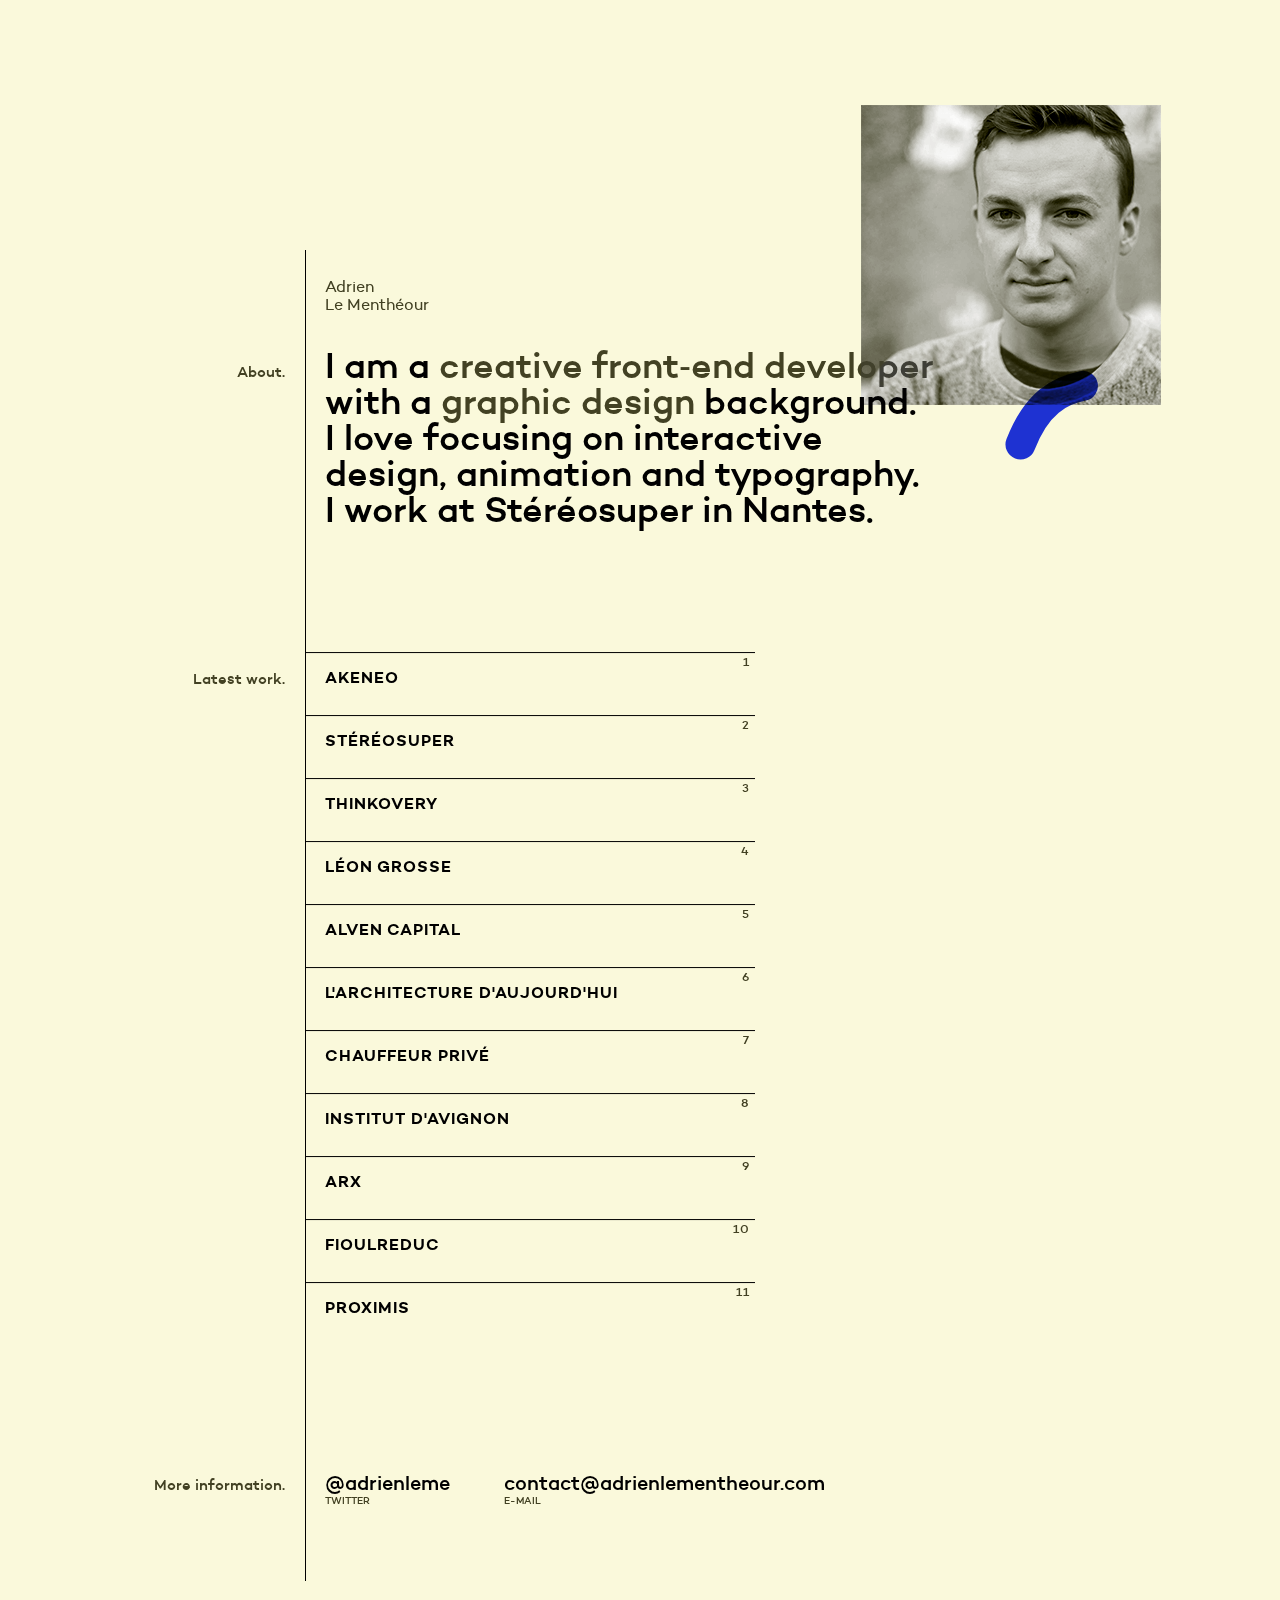
<file: index.html>
<!DOCTYPE html>
<!--[if lt IE 9]> <html lang='fr-FR' class='no-js lt-ie9 lt-ie10'> <![endif]-->
<!--[if IE 9]> <html lang='fr-FR' class="no-js lt-ie10"> <![endif]-->
<!--[if gt IE 9]><!--> <html lang='fr-FR' class='no-js'> <!--<![endif]-->

  <head>
    <meta http-equiv='X-UA-Compatible' content='IE=edge'>
      <meta charset='utf-8'>
      <title>Adrien Le Menth&eacute;our - Creative front-end developer</title>
      <meta name='description' content='I am a creative front-end developer with a graphic design background. I love focusing on interactive design, animation and typography.'>
      <meta name='viewport' content='width=device-width,initial-scale=1'>

      <!-- Facebook -->
      <meta property="og:title" content="Adrien Le Menthéour" />
      <meta property="og:description" content="I am a creative front-end developer with a graphic design background. I love focusing on interactive design, animation and typography." />
      <meta property="og:url" content="http://www.adrienlm.com" />
      <meta property="og:image" content="http://www.adrienlementheour.com/img/adrienlm-fb.jpg" />

      <!-- Twitter -->
      <meta name="twitter:card" content="summary" />
      <meta name="twitter:site" content="@adrienleme" />
      <meta name="twitter:title" content="Adrien Le Menthéour" />
      <meta name="twitter:description" content="I am a creative front-end developer with a graphic design background. I love focusing on interactive design, animation and typography." />
      <meta name="twitter:image" content="http://www.adrienlementheour.com/img/adrienlm-twitter.jpg" />

      <link rel="apple-touch-icon" sizes="57x57" href="/apple-touch-icon-57x57.png">
      <link rel="apple-touch-icon" sizes="60x60" href="/apple-touch-icon-60x60.png">
      <link rel="apple-touch-icon" sizes="72x72" href="/apple-touch-icon-72x72.png">
      <link rel="apple-touch-icon" sizes="76x76" href="/apple-touch-icon-76x76.png">
      <link rel="apple-touch-icon" sizes="114x114" href="/apple-touch-icon-114x114.png">
      <link rel="apple-touch-icon" sizes="120x120" href="/apple-touch-icon-120x120.png">
      <link rel="apple-touch-icon" sizes="144x144" href="/apple-touch-icon-144x144.png">
      <link rel="apple-touch-icon" sizes="152x152" href="/apple-touch-icon-152x152.png">
      <link rel="apple-touch-icon" sizes="180x180" href="/apple-touch-icon-180x180.png">
      <link rel="icon" type="image/png" href="/favicon-32x32.png" sizes="32x32">
      <link rel="icon" type="image/png" href="/android-chrome-192x192.png" sizes="192x192">
      <link rel="icon" type="image/png" href="/favicon-96x96.png" sizes="96x96">
      <link rel="icon" type="image/png" href="/favicon-16x16.png" sizes="16x16">
      <link rel="manifest" href="/manifest.json">
      <link rel="mask-icon" href="/safari-pinned-tab.svg" color="#1e32d2">
      <meta name="msapplication-TileColor" content="#da532c">
      <meta name="msapplication-TileImage" content="/mstile-144x144.png">
      <meta name="theme-color" content="#ffffff">
      <link rel='stylesheet' href='css/style.css'>
      <script src='js/modernizr.min.js'></script>
      <!-- GA -->
      <script>
        (function(i,s,o,g,r,a,m){i['GoogleAnalyticsObject']=r;i[r]=i[r]||function(){
        (i[r].q=i[r].q||[]).push(arguments)},i[r].l=1*new Date();a=s.createElement(o),
        m=s.getElementsByTagName(o)[0];a.async=1;a.src=g;m.parentNode.insertBefore(a,m)
        })(window,document,'script','//www.google-analytics.com/analytics.js','ga');
        ga('create', 'UA-35188171-1', 'auto');
        ga('send', 'pageview');
      </script>
  </head>

	<body>
    <section id="bloc-illus">
      <div class="container">
        <div class="wrapper-img-illus">
        <img src="img/photo-profil.png" srcset="img/photo-profil.png 1x, img/photo-profil@2x.png 2x" alt="Photo de profil">
          <svg  class="stroke-illus" id="stroke-top" xmlns="http://www.w3.org/2000/svg" xmlns:xlink="http://www.w3.org/1999/xlink" x="0px" y="0px"
             viewBox="0 0 120 124" style="enable-background:new 0 0 120 124;" xml:space="preserve">
            <path id="path-stroke-top" d="M15.5,108.5c13-30,53-82,89-93"/>
          </svg>
          <svg class="stroke-illus" id="stroke-bottom" version="1.1" xmlns="http://www.w3.org/2000/svg" xmlns:xlink="http://www.w3.org/1999/xlink" x="0px" y="0px"
             viewBox="0 0 213 221" style="enable-background:new 0 0 213 221;" xml:space="preserve">
            <path id="path-stroke-bottom" d="M15.5,205.5c37-96,111-36,132-85s21-94,50-105"/>
          </svg>
        </div>
      </div>
    </section>
    <section id="main">
    	<div class="container">
    		<div id="bloc-content">
    			<div id="trait"></div>
  				<div id="name">Adrien <br />Le Menthéour</div>
  				
  				<div class="categ" id="about">
  					<h2>About.</h2>
  					<h1>I am a <strong>creative front&#8209;end developer</strong> with a <strong>graphic design</strong> background. I love focusing on interactive design, animation and&nbsp;typography.<br /> I work at Stéréosuper in&nbsp;Nantes.</h1>
  				</div>
  				
  				<div class="categ" id="latest-work">
  					<h2 class="big-padding-top">Latest work.</h2>
  					<ul id="projects">
              <li class="project" id="project-stereosuper">
                <a title="Akeneo" class="project-link" href="http://www.akeneo.com/" target="_blank" >
                  Akeneo
                  <span class="bandeau-hover">
                    <span class="content-txt" data-hover="Akeneo">
                      <span class="action">View it live ›</span>
                    </span>
                  </span>
                </a>
              </li>
              <li class="project" id="project-stereosuper">
                <a title="Stéréosuper" class="project-link" href="http://www.stereosuper.fr/" target="_blank" >
                  Stéréosuper
                  <span class="bandeau-hover">
                    <span class="content-txt" data-hover="Stéréosuper">
                      <span class="action">View it live ›</span>
                    </span>
                  </span>
                </a>
              </li>
              <li class="project" id="project-thinkovery">
                <a title="Thinkovery" class="project-link" href="https://thinkovery.com/" target="_blank" >
                  Thinkovery
                  <span class="bandeau-hover">
                    <span class="content-txt" data-hover="Thinkovery">
                      <span class="action">View it live ›</span>
                    </span>
                  </span>
                </a>
              </li>
              <li class="project" id="project-leon-grosse">
                <a title="Léon Grosse" class="project-link" href="http://www.leongrosse.fr/" target="_blank" >
                  Léon Grosse
                  <span class="bandeau-hover">
                    <span class="content-txt" data-hover="Léon Grosse">
                      <span class="action">View it live ›</span>
                    </span>
                  </span>
                </a>
              </li>
              <li class="project" id="project-alven">
                <a title="Alven Capital" class="project-link" href="http://www.alvencapital.com/" target="_blank" >
                  Alven Capital
                  <span class="bandeau-hover">
                    <span class="content-txt" data-hover="Alven Capital">
                      <span class="action">View it live ›</span>
                    </span>
                  </span>
                </a>
              </li>
              <li class="project" id="project-aa">
                <a title="L'Architecture d'Aujourd'hui" class="project-link" href="http://www.larchitecturedaujourdhui.fr/" target="_blank" >
                  L'Architecture d'Aujourd'hui
                  <span class="bandeau-hover">
                    <span class="content-txt" data-hover="L'Architecture d'Aujourd'hui">
                      <span class="action">View it live ›</span>
                    </span>
                  </span>
                </a>
              </li>
              <li class="project" id="project-chauffeur-prive">
                <a title="Chauffeur Privé" class="project-link" href="http://www.chauffeur-prive.com/" target="_blank" >
                  Chauffeur Privé
                  <span class="bandeau-hover">
                    <span class="content-txt" data-hover="Chauffeur Privé">
                      <span class="action">View it live ›</span>
                    </span>
                  </span>
                </a>
              </li>
  						<li class="project" id="project-institut-avignon">
  							<a title="Institut d'Avignon" class="project-link" href="http://www.institutdavignon.fr/" target="_blank" >
  								Institut d'Avignon
                  <span class="bandeau-hover">
                    <span class="content-txt" data-hover="Institut d'Avignon">
                      <span class="action">View it live ›</span>
                    </span>
                  </span>
  							</a>
  						</li>
              <li class="project" id="project-arx">
                <a title="ARX" class="project-link" href="video-arx.html" target="_blank" >
                  ARX
                  <span class="bandeau-hover">
                    <span class="content-txt" data-hover="ARX">
                      <span class="action">View the screen capture ›</span>
                    </span>
                  </span>
                </a>
              </li>
  						<li class="project" id="project-fioulreduc">
  							<a title="FioulReduc" class="project-link" href="http://www.fioulreduc.com/" target="_blank" >
  								FioulReduc
                  <span class="bandeau-hover">
                    <span class="content-txt" data-hover="FioulReduc">
                      <span class="action">View it live ›</span>
                    </span>
                  </span>
  							</a>
  						</li>
              <li class="project" id="project-proximis">
                <a title="Proximis" class="project-link" href="video-proximis.html" target="_blank" >
                  Proximis
                  <span class="bandeau-hover">
                    <span class="content-txt" data-hover="Proximis">
                      <span class="action">View the screen capture ›</span>
                    </span>
                  </span>
                </a>
              </li>
  					</ul>
  				</div>
  				
  				<div class="categ" id="more-informations">
  					<h2>More information.</h2>
  					<ul id="social">
  						<li>
  							<a href="https://twitter.com/adrienleme" target="_blank" class="social-link plus-link"><span class="plus"></span>@adrienleme</a>
  							<div class="social-desc">Twitter</div>
  						</li>
  						<li>
  							<a href="mailto:contact@adrienlementheour.com" class="social-link plus-link"><span class="plus"></span>contact@adrienlementheour.com</a>
  							<div class="social-desc">e-mail</div>
  						</li>
  					</ul>
  				</div>
    		</div>
    	</div>
    </section>
    <!-- Greensock -->
    <script src="js/libs/tweens/TweenMax.min.js"></script>
    <script src="js/libs/tweens/plugins/ScrollToPlugin.min.js"></script>
    <script src="js/libs/tweens/plugins/DrawSVGPlugin.min.js"></script>

    <script src='js/jquery-1.11.2.min.js'></script>
    <script src='js/script.js'></script>
	</body>
</html>
</file>
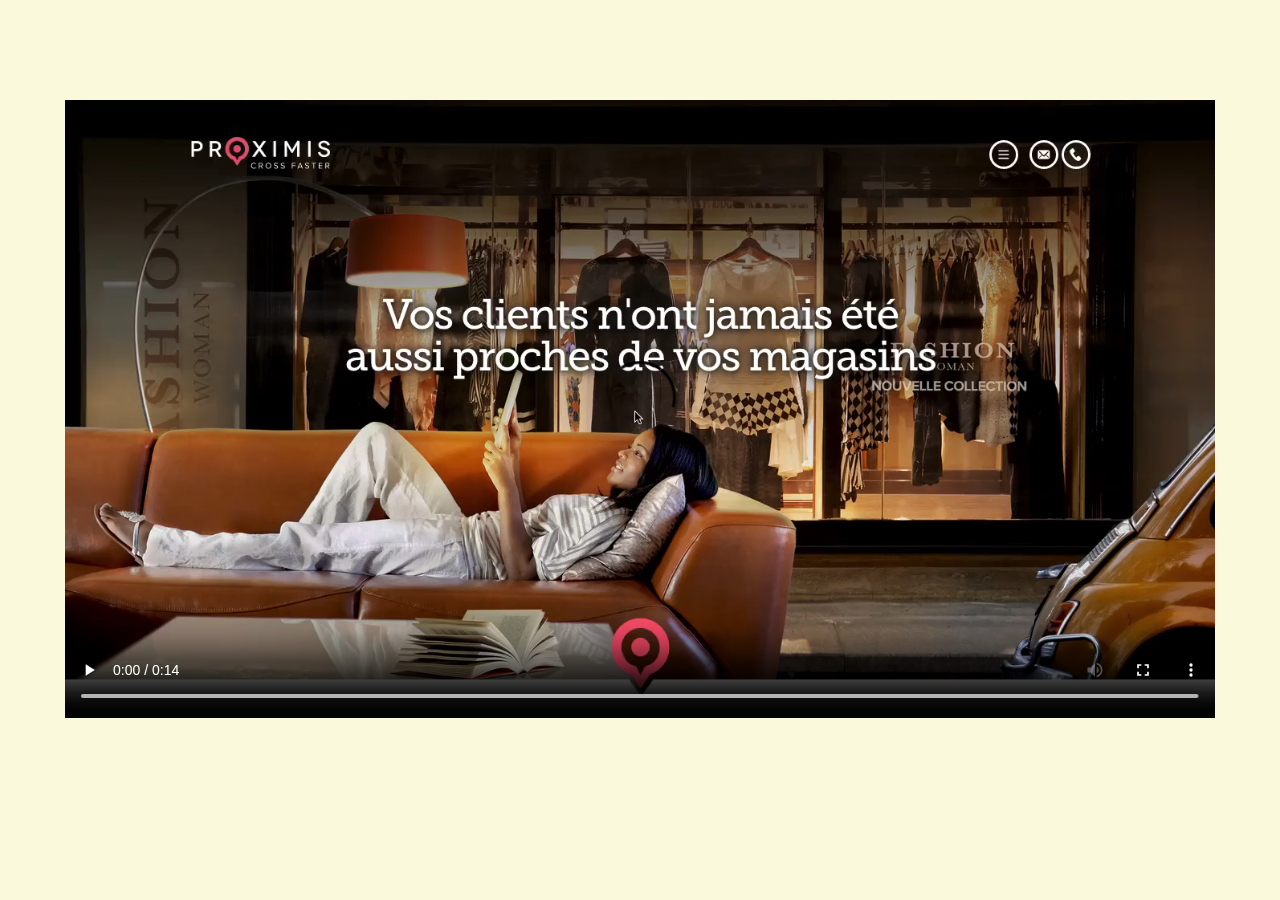
<file: video-proximis.html>
<!DOCTYPE html>
<!--[if lt IE 9]> <html lang='fr-FR' class='no-js lt-ie9 lt-ie10'> <![endif]-->
<!--[if IE 9]> <html lang='fr-FR' class="no-js lt-ie10"> <![endif]-->
<!--[if gt IE 9]><!--> <html lang='fr-FR' class='no-js'> <!--<![endif]-->

  <head>
    <meta http-equiv='X-UA-Compatible' content='IE=edge'>
      <meta charset='utf-8'>
      <title>Adrien Le Menth&eacute;our</title>
      <meta name='description' content=''>
      <meta name='viewport' content='width=device-width,initial-scale=1'>
      <link rel="apple-touch-icon" sizes="57x57" href="/apple-touch-icon-57x57.png">
      <link rel="apple-touch-icon" sizes="114x114" href="/apple-touch-icon-114x114.png">
      <link rel="apple-touch-icon" sizes="72x72" href="/apple-touch-icon-72x72.png">
      <link rel="apple-touch-icon" sizes="144x144" href="/apple-touch-icon-144x144.png">
      <link rel="apple-touch-icon" sizes="60x60" href="/apple-touch-icon-60x60.png">
      <link rel="apple-touch-icon" sizes="120x120" href="/apple-touch-icon-120x120.png">
      <link rel="apple-touch-icon" sizes="76x76" href="/apple-touch-icon-76x76.png">
      <link rel="apple-touch-icon" sizes="152x152" href="/apple-touch-icon-152x152.png">
      <link rel="icon" type="image/png" href="/favicon-196x196.png" sizes="196x196">
      <link rel="icon" type="image/png" href="/favicon-160x160.png" sizes="160x160">
      <link rel="icon" type="image/png" href="/favicon-96x96.png" sizes="96x96">
      <link rel="icon" type="image/png" href="/favicon-16x16.png" sizes="16x16">
      <link rel="icon" type="image/png" href="/favicon-32x32.png" sizes="32x32">
      <meta name="msapplication-TileColor" content="#000000">
      <meta name="msapplication-TileImage" content="/mstile-144x144.png">
      <link rel='stylesheet' href='css/style.css'>
      <script src='js/modernizr.min.js'></script>
  </head>

	<body>
	  	<div class="container small-padding">
	  		<video class="video-projet" width="400" height="222" controls="controls">
          <source src="video/projets/proximis/proximis.mp4" type="video/mp4" />
          <source src="video/projets/proximis/proximis.webm" type="video/webm" />
          Your browser does not support the video tag.
        </video>
	  	</div>
      <!-- Greensock -->
      <script src="js/libs/tweens/TweenMax.min.js"></script>
      <script src="js/libs/tweens/plugins/ScrollToPlugin.min.js"></script>
      <script src="js/libs/tweens/plugins/BezierPlugin.min.js"></script>
      <!-- Paper js -->
      <script src="js/libs/paperjs/paper-full.min.js"></script>

      <script src='js/jquery-1.11.2.min.js'></script>
      <script src='js/script.js'></script>
	</body>
</html>
</file>
<file: css/style.css>
@charset "utf-8";
article,
aside,
details,
figcaption,
figure,
footer,
header,
hgroup,
nav,
section,
summary,
main {
  display: block;
}
audio,
canvas,
video {
  display: inline-block;
  vertical-align: middle;
}
audio:not([controls]),
[hidden],
template {
  display: none;
}
* {
  box-sizing: inherit;
  padding: 0;
  margin: 0;
  font-size: inherit;
  line-height: inherit;
}
*:after,
*:before {
  box-sizing: inherit;
}
::after,
::before {
  vertical-align: inherit;
  text-decoration: inherit;
}
:root {
  box-sizing: border-box;
  -ms-overflow-style: -ms-autohiding-scrollbar;
  font-family: sans-serif;
  -webkit-text-size-adjust: 100%;
  -ms-text-size-adjust: 100%;
  text-size-adjust: 100%;
  text-rendering: optimizeLegibility;
}
a:focus {
  outline: thin dotted;
}
a:active,
a:hover {
  outline: 0;
}
iframe,
img,
svg {
  vertical-align: middle;
}
iframe,
embed,
object {
  max-width: 100%;
}
abbr[title] {
  border-bottom: 1px dotted;
}
b,
strong {
  font-weight: bold;
}
dfn {
  font-style: italic;
}
mark {
  background: #ff0;
  color: #000000;
}
code,
kbd,
pre,
samp {
  font-family: 'courier new', monospace, serif;
  font-size: 1em;
}
pre {
  white-space: pre;
  white-space: pre-wrap;
  word-wrap: break-word;
  overflow: auto;
  margin: 1em 0;
}
q {
  quotes: none;
}
q:before,
q:after {
  content: '';
  content: none;
}
sub,
sup,
small {
  font-size: 75%;
}
sub,
sup {
  position: relative;
  vertical-align: baseline;
  line-height: 0;
}
sup {
  top: -0.5em;
}
sub {
  bottom: -0.25em;
}
nav ul,
nav ol {
  list-style: none;
  list-style-image: none;
}
img {
  border: 0;
  -ms-interpolation-mode: bicubic;
}
svg:not(:root) {
  overflow: hidden;
}
fieldset,
legend {
  border: 0;
}
legend {
  white-space: normal;
}
button,
html input[type=button],
input[type=reset],
input[type=submit] {
  -moz-appearance: button;
  -webkit-appearance: button;
  cursor: pointer;
}
select {
  cursor: pointer;
}
button[disabled],
input[disabled] {
  cursor: default;
}
button,
input,
select,
textarea {
  vertical-align: baseline;
  font-family: inherit;
  font-size: 100%;
  background: none;
  border-radius: 0;
  color: inherit;
  font-style: inherit;
  font-weight: inherit;
}
input[type=checkbox],
input[type=radio] {
  cursor: pointer;
}
input[type=number] {
  width: auto;
}
button,
input {
  line-height: normal;
  -moz-appearance: none;
  -webkit-appearance: none;
}
button::-moz-focus-inner,
input::-moz-focus-inner {
  border: 0;
  padding: 0;
}
textarea {
  vertical-align: top;
  overflow: auto;
  resize: vertical;
  -moz-appearance: none;
  -webkit-appearance: none;
}
table {
  border-collapse: collapse;
  border-spacing: 0;
}
progress {
  display: inline-block;
}
[unselectable] {
  -webkit-user-select: none;
  -moz-user-select: none;
  -ms-user-select: none;
  user-select: none;
}
dl,
menu {
  margin: 1em 0;
}
dd {
  margin: 0 0 0 40px;
}
menu {
  padding: 0 0 0 40px;
}
@font-face {
  font-family: 'CamptonSemiBold';
  src: url('../fonts/Campton/Rene Bieder - Campton SemiBold.eot');
  /* IE9 Compat Modes */
  src: url('../fonts/Campton/Rene Bieder - Campton SemiBold.eot?#iefix') format('embedded-opentype'), /* IE6-IE8 */ url('../fonts/Campton/Rene Bieder - Campton SemiBold.woff') format('woff'), /* Modern Browsers */ url('../fonts/Campton/Rene Bieder - Campton SemiBold.ttf') format('truetype'), /* Safari, Android, iOS */ url('../fonts/Campton/Rene Bieder - Campton SemiBold.svg#07d531e49ef067e27012643fe1fb0725') format('svg');
  /* Legacy iOS */
  font-style: normal;
  font-weight: 700;
}
@font-face {
  font-family: 'CamptonBook';
  src: url('../fonts/Campton/Rene Bieder - Campton Book.eot');
  /* IE9 Compat Modes */
  src: url('../fonts/Campton/Rene Bieder - Campton Book.eot?#iefix') format('embedded-opentype'), /* IE6-IE8 */ url('../fonts/Campton/Rene Bieder - Campton Book.woff') format('woff'), /* Modern Browsers */ url('../fonts/Campton/Rene Bieder - Campton Book.ttf') format('truetype'), /* Safari, Android, iOS */ url('../fonts/Campton/Rene Bieder - Campton Book.svg#539bd9c45d8c6738cfda9bd764bef0e7') format('svg');
  /* Legacy iOS */
  font-style: normal;
  font-weight: 400;
}
@font-face {
  font-family: 'CamptonBookItalic';
  src: url('../fonts/Campton/Rene Bieder - Campton Book Italic.eot');
  /* IE9 Compat Modes */
  src: url('../fonts/Campton/Rene Bieder - Campton Book Italic.eot?#iefix') format('embedded-opentype'), /* IE6-IE8 */ url('../fonts/Campton/Rene Bieder - Campton Book Italic.woff') format('woff'), /* Modern Browsers */ url('../fonts/Campton/Rene Bieder - Campton Book Italic.ttf') format('truetype'), /* Safari, Android, iOS */ url('../fonts/Campton/Rene Bieder - Campton Book Italic.svg#43972483396cb8ddc137a00c31095aee') format('svg');
  /* Legacy iOS */
  font-style: italic;
  font-weight: 400;
}
@font-face {
  font-family: 'CamptonLight';
  src: url('../fonts/Campton/Rene Bieder - Campton Light.eot');
  /* IE9 Compat Modes */
  src: url('../fonts/Campton/Rene Bieder - Campton Light.eot?#iefix') format('embedded-opentype'), /* IE6-IE8 */ url('../fonts/Campton/Rene Bieder - Campton Light.woff') format('woff'), /* Modern Browsers */ url('../fonts/Campton/Rene Bieder - Campton Light.ttf') format('truetype'), /* Safari, Android, iOS */ url('../fonts/Campton/Rene Bieder - Campton Light.svg#cb0076bde307d1c9b973c30a403bd200') format('svg');
  /* Legacy iOS */
  font-style: normal;
  font-weight: 200;
}
@font-face {
  font-family: 'CamptonLightItalic';
  src: url('../fonts/Campton/Rene Bieder - Campton Light Italic.eot');
  /* IE9 Compat Modes */
  src: url('../fonts/Campton/Rene Bieder - Campton Light Italic.eot?#iefix') format('embedded-opentype'), /* IE6-IE8 */ url('../fonts/Campton/Rene Bieder - Campton Light Italic.woff') format('woff'), /* Modern Browsers */ url('../fonts/Campton/Rene Bieder - Campton Light Italic.ttf') format('truetype'), /* Safari, Android, iOS */ url('../fonts/Campton/Rene Bieder - Campton Light Italic.svg#fd4b1d98d6556f5e51da865b13538e56') format('svg');
  /* Legacy iOS */
  font-style: italic;
  font-weight: 200;
}
@font-face {
  font-family: 'CamptonMedium';
  src: url('../fonts/Campton/Rene Bieder - Campton Medium.eot');
  /* IE9 Compat Modes */
  src: url('../fonts/Campton/Rene Bieder - Campton Medium.eot?#iefix') format('embedded-opentype'), /* IE6-IE8 */ url('../fonts/Campton/Rene Bieder - Campton Medium.woff') format('woff'), /* Modern Browsers */ url('../fonts/Campton/Rene Bieder - Campton Medium.ttf') format('truetype'), /* Safari, Android, iOS */ url('../fonts/Campton/Rene Bieder - Campton Medium.svg#4b795d143b94453d46748baed030e15a') format('svg');
  /* Legacy iOS */
  font-style: normal;
  font-weight: 400;
}
@font-face {
  font-family: 'CamptonMediumItalic';
  src: url('../fonts/Campton/Rene Bieder - Campton Medium Italic.eot');
  /* IE9 Compat Modes */
  src: url('../fonts/Campton/Rene Bieder - Campton Medium Italic.eot?#iefix') format('embedded-opentype'), /* IE6-IE8 */ url('../fonts/Campton/Rene Bieder - Campton Medium Italic.woff') format('woff'), /* Modern Browsers */ url('../fonts/Campton/Rene Bieder - Campton Medium Italic.ttf') format('truetype'), /* Safari, Android, iOS */ url('../fonts/Campton/Rene Bieder - Campton Medium Italic.svg#90153ef67054648aae573f44ca7335c5') format('svg');
  /* Legacy iOS */
  font-style: italic;
  font-weight: 400;
}
@font-face {
  font-family: 'CamptonThin';
  src: url('../fonts/Campton/Rene Bieder - Campton Thin.eot');
  /* IE9 Compat Modes */
  src: url('../fonts/Campton/Rene Bieder - Campton Thin.eot?#iefix') format('embedded-opentype'), /* IE6-IE8 */ url('../fonts/Campton/Rene Bieder - Campton Thin.woff') format('woff'), /* Modern Browsers */ url('../fonts/Campton/Rene Bieder - Campton Thin.ttf') format('truetype'), /* Safari, Android, iOS */ url('../fonts/Campton/Rene Bieder - Campton Thin.svg#726004dfd21b579ad4cf6a5fb0df1ae6') format('svg');
  /* Legacy iOS */
  font-style: normal;
  font-weight: 200;
}
@font-face {
  font-family: 'CamptonThinItalic';
  src: url('../fonts/Campton/Rene Bieder - Campton Thin Italic.eot');
  /* IE9 Compat Modes */
  src: url('../fonts/Campton/Rene Bieder - Campton Thin Italic.eot?#iefix') format('embedded-opentype'), /* IE6-IE8 */ url('../fonts/Campton/Rene Bieder - Campton Thin Italic.woff') format('woff'), /* Modern Browsers */ url('../fonts/Campton/Rene Bieder - Campton Thin Italic.ttf') format('truetype'), /* Safari, Android, iOS */ url('../fonts/Campton/Rene Bieder - Campton Thin Italic.svg#0e15bc800a9496efaf80db8335497f8c') format('svg');
  /* Legacy iOS */
  font-style: italic;
  font-weight: 200;
}
/******* GÉNÉRAL *******/
::-moz-selection {
  background: #000;
  color: #fff;
  text-shadow: none;
}
::selection {
  background: #000;
  color: #fff;
  text-shadow: none;
}
html {
  font-size: 62.5%;
}
body {
  font-size: 1.6em;
  line-height: 1;
}
h1 {
  font-size: 2em;
  margin: 1em 0;
}
h2 {
  font-size: 1.7em;
  margin: 1.33em 0;
}
h5 {
  font-size: 1.3em;
  margin: 1.67em 0;
}
h6 {
  font-size: 1.1em;
  margin: 2.33em 0;
}
p {
  margin: 1em 0;
}
blockquote {
  margin: 1em 40px;
}
ol,
ul {
  margin: 1em 0;
  padding: 0 0 0 40px;
}
img {
  max-width: 100%;
  height: auto;
}
/******* LIENS / BOUTONS *******/
a {
  text-decoration: none;
  -webkit-transition: 0.3s ease-in-out;
          transition: 0.3s ease-in-out;
}
a:focus {
  outline: 0;
}
/******* FORMULAIRES *******/
::-webkit-input-placeholder {
  color: #8b8b8b;
}
::-moz-placeholder {
  color: #8b8b8b;
}
:-ms-input-placeholder {
  color: #8b8b8b;
}
input:focus,
textarea:focus {
  outline: 0;
}
button:focus {
  outline: 0;
}
/******* MODULES *******/
.container {
  max-width: 1200px;
  padding: 0 20px;
  margin: 0 auto;
}
html,
body {
  font-family: 'CamptonBook', sans-serif;
  font-weight: normal;
  font-size: 1em;
  -webkit-font-smoothing: antialiased;
  -moz-osx-font-smoothing: grayscale;
  min-height: 100%;
  height: 100%;
}
html {
  position: relative;
}
body {
  background: #faf9db;
  width: 100%;
  overflow-x: hidden;
}
body.anim {
  background: #424242;
}
a.plus-link {
  position: relative;
  -webkit-transition: all 0.15s;
          transition: all 0.15s;
  color: #000000;
}
a.plus-link .plus {
  font-size: 70px;
  position: absolute;
  top: 50%;
  margin-top: -35px;
  left: 50%;
  margin-left: -35px;
  color: #000000;
  display: block;
  width: 70px;
  height: 70px;
  line-height: 82px;
  text-align: center;
  opacity: 0;
  -webkit-transform: translateY(20px);
      -ms-transform: translateY(20px);
          transform: translateY(20px);
  -webkit-transition: all 0.15s;
          transition: all 0.15s;
}
a.plus-link .plus:before {
  content: "+";
}
a.plus-link:hover {
  color: #1e32d2;
}
a.plus-link:hover .plus {
  opacity: 1;
  -webkit-transform: translateY(0);
      -ms-transform: translateY(0);
          transform: translateY(0);
}
.container {
  display: block;
  position: relative;
  width: 1150px;
  height: auto;
  margin: 0 auto;
}
.container.small-padding {
  padding: 80px 0 80px 0;
}
#main .container {
  padding: 250px 0 80px 0;
}
#bloc-content {
  display: block;
  position: relative;
  width: 890px;
  margin: 0 0 0 260px;
  padding: 30px 0 75px 0;
  opacity: 0;
  -webkit-transform: translateY(100px);
      -ms-transform: translateY(100px);
          transform: translateY(100px);
  mix-blend-mode: luminosity;
}
.is-ff #bloc-content {
  mix-blend-mode: normal;
}
.no-js #bloc-content {
  opacity: 1;
  -webkit-transform: translateY(0);
      -ms-transform: translateY(0);
          transform: translateY(0);
}
#bloc-content #name {
  color: #1e32d2;
  line-height: 1.1em;
}
#bloc-content .categ {
  display: block;
  position: relative;
  margin-bottom: 120px;
  -webkit-transform: translateY(80px);
      -ms-transform: translateY(80px);
          transform: translateY(80px);
}
.no-js #bloc-content .categ {
  -webkit-transform: translateY(0);
      -ms-transform: translateY(0);
          transform: translateY(0);
}
#bloc-content .categ:last-child {
  margin-bottom: 0;
}
#bloc-content .categ h1 {
  font-family: 'CamptonMedium', sans-serif;
  font-weight: normal;
  font-size: 2.25em;
  -webkit-font-smoothing: antialiased;
  -moz-osx-font-smoothing: grayscale;
  display: block;
  width: 610px;
}
#bloc-content .categ h2 {
  position: absolute;
  top: 0;
  left: -280px;
  text-align: right;
  display: block;
  color: #1e32d2;
  width: 240px;
  height: auto;
  margin: 0;
  padding: 14px 0 0 0;
  font-family: 'CamptonMedium', sans-serif;
  font-weight: normal;
  font-size: 0.95em;
  -webkit-font-smoothing: antialiased;
  -moz-osx-font-smoothing: grayscale;
  -webkit-transform: translateY(80px);
      -ms-transform: translateY(80px);
          transform: translateY(80px);
}
.no-js #bloc-content .categ h2 {
  -webkit-transform: translateY(0);
      -ms-transform: translateY(0);
          transform: translateY(0);
}
#bloc-content .categ h2.big-padding-top {
  padding-top: 21px;
}
#bloc-content .categ strong {
  font-weight: normal;
  color: #1e32d2;
}
#bloc-content .categ ul#projects {
  display: block;
  position: relative;
  margin: 0 0 0 -20px;
  padding: 0;
  list-style-type: none;
  counter-reset: counter-projects;
}
#bloc-content .categ ul#projects li.project {
  display: block;
  position: relative;
  margin: 0;
  padding: 0;
  width: 500px;
  height: auto;
  counter-increment: counter-projects;
  overflow: hidden;
}
#bloc-content .categ ul#projects li.project a.project-link {
  display: block;
  width: 100%;
  height: 63px;
  padding: 20px 0 32px 20px;
  box-sizing: border-box;
  text-decoration: none;
  color: #000000;
  text-transform: uppercase;
  font-family: 'CamptonSemiBold', sans-serif;
  font-weight: normal;
  font-size: 1em;
  -webkit-font-smoothing: antialiased;
  -moz-osx-font-smoothing: grayscale;
  position: relative;
  z-index: 2;
  letter-spacing: 1px;
  -webkit-transform-style: preserve-3d;
          transform-style: preserve-3d;
  -webkit-backface-visibility: hidden;
          backface-visibility: hidden;
  -webkit-transform: translateZ(1px);
          transform: translateZ(1px);
}
#bloc-content .categ ul#projects li.project a.project-link:before {
  content: counter(counter-projects);
  width: 30px;
  height: auto;
  position: absolute;
  color: #1e32d2;
  top: 5px;
  right: 10%;
  right: calc(10% + 5px);
  text-align: right;
  font-family: 'CamptonMedium', sans-serif;
  font-weight: normal;
  font-size: 0.75em;
  -webkit-font-smoothing: antialiased;
  -moz-osx-font-smoothing: grayscale;
  -webkit-transition: all 0.2s ease-out;
          transition: all 0.2s ease-out;
  display: block;
}
#bloc-content .categ ul#projects li.project a.project-link:after {
  content: "";
  display: block;
  width: 100%;
  height: 1px;
  position: absolute;
  top: 0;
  left: 0;
  background-color: #000000;
  -webkit-transform: scaleX(0.9);
      -ms-transform: scaleX(0.9);
          transform: scaleX(0.9);
  -webkit-transition: -webkit-transform 0.3s ease-out;
          transition: transform 0.3s ease-out;
  -webkit-transform-origin: 0 50%;
      -ms-transform-origin: 0 50%;
          transform-origin: 0 50%;
}
#bloc-content .categ ul#projects li.project a.project-link .bandeau-hover {
  display: block;
  width: auto;
  height: auto;
  position: absolute;
  top: 0;
  right: 0;
  bottom: 0;
  left: 0;
  background-color: #1e32d2;
  -webkit-transform: translateX(-100%) translateZ(1px);
          transform: translateX(-100%) translateZ(1px);
  -webkit-transition: -webkit-transform 0.3s ease-out;
          transition: transform 0.3s ease-out;
  -webkit-transform-origin: 0 50%;
      -ms-transform-origin: 0 50%;
          transform-origin: 0 50%;
  z-index: 2;
  overflow: hidden;
  -webkit-transform-style: preserve-3d;
          transform-style: preserve-3d;
  -webkit-backface-visibility: hidden;
          backface-visibility: hidden;
}
#bloc-content .categ ul#projects li.project a.project-link .bandeau-hover .content-txt {
  width: 100%;
  height: 100%;
  color: #fff;
  position: absolute;
  top: 0;
  left: 0;
  -webkit-transform: translateX(100%) translateZ(1px);
          transform: translateX(100%) translateZ(1px);
  -webkit-transition: -webkit-transform 0.3s ease-out;
          transition: transform 0.3s ease-out;
  box-sizing: border-box;
  padding: 20px 0 32px 20px;
  -webkit-transform-style: preserve-3d;
          transform-style: preserve-3d;
  -webkit-backface-visibility: hidden;
          backface-visibility: hidden;
}
#bloc-content .categ ul#projects li.project a.project-link .bandeau-hover .content-txt:before {
  content: attr(data-hover);
}
#bloc-content .categ ul#projects li.project a.project-link .action {
  text-transform: none;
  font-family: 'CamptonBook', sans-serif;
  font-weight: normal;
  font-size: 0.9em;
  -webkit-font-smoothing: antialiased;
  -moz-osx-font-smoothing: grayscale;
  letter-spacing: 0;
  position: absolute;
  top: 45px;
  right: 20px;
  opacity: 0;
  z-index: 3;
  color: #ffffff;
}
#bloc-content .categ ul#projects li.project a.project-link:hover:before {
  opacity: 0;
  -webkit-transform: translateX(50px);
      -ms-transform: translateX(50px);
          transform: translateX(50px);
}
#bloc-content .categ ul#projects li.project a.project-link:hover:after {
  -webkit-transform: scaleX(1);
      -ms-transform: scaleX(1);
          transform: scaleX(1);
}
#bloc-content .categ ul#projects li.project a.project-link:hover .action {
  opacity: 1;
  -webkit-transform: translateX(0) translateZ(1px);
          transform: translateX(0) translateZ(1px);
}
#bloc-content .categ ul#projects li.project a.project-link:hover .bandeau-hover {
  -webkit-transform: translateX(0%) translateZ(1px);
          transform: translateX(0%) translateZ(1px);
}
#bloc-content .categ ul#projects li.project a.project-link:hover .bandeau-hover .content-txt {
  -webkit-transform: translateX(0%) translateZ(1px);
          transform: translateX(0%) translateZ(1px);
}
#bloc-content .categ ul#projects li.project .project-content {
  position: relative;
  z-index: 1;
  display: block;
  padding: 0 0 0 20px;
  margin: 0 0 40px 0;
  width: 90%;
}
#bloc-content .categ ul#projects li.project .project-content .video-wrapper {
  display: block;
  width: 100%;
  height: auto;
  position: relative;
  overflow: hidden;
  border-radius: 4px;
}
#bloc-content .categ ul#projects li.project .project-content .video-wrapper video {
  width: 100%;
  height: auto;
}
#bloc-content .categ ul#projects li.project .project-content .project-desc {
  display: block;
  width: auto;
  height: auto;
  font-family: 'CamptonMedium', sans-serif;
  font-weight: normal;
  font-size: 1em;
  -webkit-font-smoothing: antialiased;
  -moz-osx-font-smoothing: grayscale;
  line-height: 1.3em;
  float: right;
  margin: 40px 0 0 0;
}
#bloc-content .categ ul#projects li.project .project-content .project-desc .project-desc-decoration {
  display: block;
  width: 50px;
  height: 5px;
  margin: 0 0 20px 0;
  background-color: #1e32d2;
}
#bloc-content .categ ul#projects li.project .project-content .project-desc ul.project-categ {
  display: block;
  width: 100%;
  height: auto;
  margin: 0;
  padding: 0;
  list-style-type: none;
}
#bloc-content .categ ul#projects li.project .project-content .project-desc ul.project-categ li {
  display: block;
  width: 100%;
  height: auto;
  margin: 10px 0;
  padding: 0;
}
#bloc-content .categ ul#projects li.project .project-content .project-desc ul.project-categ li .categ-title {
  font-family: 'CamptonLight', sans-serif;
  font-weight: normal;
  font-size: 1em;
  -webkit-font-smoothing: antialiased;
  -moz-osx-font-smoothing: grayscale;
  color: #1e32d2;
}
#bloc-content .categ ul#projects li.project .project-content .project-desc ul.project-categ li .content-categ {
  font-family: 'CamptonBook', sans-serif;
  font-weight: normal;
  font-size: 1.3em;
  -webkit-font-smoothing: antialiased;
  -moz-osx-font-smoothing: grayscale;
}
#bloc-content .categ ul#projects li.project .project-content .project-desc ul.project-categ li .content-categ.project-content-categ {
  width: 250px;
}
#bloc-content .categ ul#social {
  display: block;
  list-style-type: none;
  margin: 0;
  padding: 10px 0 0 0;
}
#bloc-content .categ ul#social li {
  display: inline-block;
  vertical-align: top;
  margin: 0 50px 0 0;
  padding: 0;
}
#bloc-content .categ ul#social li a.social-link {
  text-decoration: none;
  font-family: 'CamptonMedium', sans-serif;
  font-weight: normal;
  font-size: 1.25em;
  -webkit-font-smoothing: antialiased;
  -moz-osx-font-smoothing: grayscale;
  margin: 0;
  padding: 0;
}
#bloc-content .categ ul#social li .social-desc {
  text-transform: uppercase;
  color: #1e32d2;
  font-family: 'CamptonMedium', sans-serif;
  font-weight: normal;
  font-size: 0.625em;
  -webkit-font-smoothing: antialiased;
  -moz-osx-font-smoothing: grayscale;
  margin: 2px 0 0 0;
}
#bloc-content #trait {
  display: block;
  width: 1px;
  height: 100%;
  background: #000000;
  position: absolute;
  top: 0;
  left: -20px;
}
.video-projet {
  width: 100%;
  height: auto;
  margin: 20px 0;
}
#bloc-illus {
  display: block;
  position: fixed;
  top: 0;
  left: 0;
  width: 100%;
  height: 100%;
  margin: 0;
}
#bloc-illus .container {
  height: 100%;
}
#bloc-illus #canvas-bloc-illus {
  display: none;
  width: 100%;
  height: 100%;
}
#bloc-illus #canvas-bloc-illus:focus {
  outline: none;
}
#bloc-illus .wrapper-img-illus {
  position: absolute;
  top: 105px;
  right: 54px;
  -webkit-transform: translateY(80px);
      -ms-transform: translateY(80px);
          transform: translateY(80px);
  opacity: 0;
  -webkit-transform-style: preserve-3d;
          transform-style: preserve-3d;
  -webkit-backface-visibility: hidden;
          backface-visibility: hidden;
  width: 300px;
  height: 300px;
}
.no-js #bloc-illus .wrapper-img-illus {
  -webkit-transform: translateY(0);
      -ms-transform: translateY(0);
          transform: translateY(0);
  opacity: 1;
}
#bloc-illus .wrapper-img-illus:after {
  content: "";
  display: block;
  width: 100%;
  height: 100%;
  position: absolute;
  top: 0;
  left: 0;
  background-color: #faf9db;
  mix-blend-mode: color-burn;
}
#bloc-illus .wrapper-img-illus .stroke-illus {
  position: absolute;
  fill: none;
  stroke: #1e32d2;
  stroke-linecap: round;
  stroke-linejoin: round;
  stroke-width: 30px;
  mix-blend-mode: multiply;
  display: none;
}
#bloc-illus .wrapper-img-illus .stroke-illus#stroke-top {
  top: -35px;
  left: -22px;
  width: 120px;
  height: 124px;
}
#bloc-illus .wrapper-img-illus .stroke-illus#stroke-top #path-stroke-top {
  width: 120px;
  height: 124px;
}
#bloc-illus .wrapper-img-illus .stroke-illus#stroke-bottom {
  bottom: -56px;
  right: -57px;
  width: 213px;
  height: 223px;
}
#bloc-illus .wrapper-img-illus .stroke-illus#stroke-bottom #path-stroke-bottom {
  width: 213px;
  height: 223px;
}
#bloc-illus .wrapper-img-illus img {
  display: block;
  position: relative;
  -webkit-transform-style: preserve-3d;
          transform-style: preserve-3d;
  -webkit-backface-visibility: hidden;
          backface-visibility: hidden;
}
/******* CLASSES GENERALES  *******/
.reset-ul {
  padding: 0;
  margin: 0;
  list-style: none;
}
.hidden {
  display: none !important;
}
.clearfix:before,
.clearfix:after {
  content: " ";
  display: table;
}
.clearfix:after {
  clear: both;
}
/******* RESPONSIVE *******/
@media (max-width: 1150px) {
  .container {
    width: 90%;
  }
  #bloc-content {
    width: 830px;
    margin: 0 0 0 200px;
  }
  #bloc-illus .wrapper-img-illus {
    width: 250px;
    height: 250px;
    top: 150px;
    right: 15px;
  }
  #bloc-illus .wrapper-img-illus img {
    width: 100%;
    height: 100%;
  }
  #bloc-illus .wrapper-img-illus .stroke-illus#stroke-bottom {
    width: 150px;
    height: 157px;
    bottom: -36px;
    right: -18px;
  }
  #bloc-illus .wrapper-img-illus .stroke-illus#stroke-bottom #path-stroke-bottom {
    width: 150px;
    height: 157px;
  }
  #bloc-illus .wrapper-img-illus .stroke-illus#stroke-top {
    width: 84px;
    height: 87px;
    top: -20px;
    left: -8px;
  }
  #bloc-illus .wrapper-img-illus .stroke-illus#stroke-top #path-stroke-top {
    width: 84px;
    height: 87px;
  }
}
@media (max-width: 1024px) {
  #main .container {
    padding: 160px 0 60px 0;
  }
  #bloc-illus .wrapper-img-illus {
    width: 200px;
    height: 200px;
    top: 73px;
    right: 15px;
  }
  #bloc-illus .wrapper-img-illus img {
    width: 100%;
    height: 100%;
  }
  #bloc-illus .wrapper-img-illus .stroke-illus#stroke-bottom {
    width: 100px;
    height: 105px;
    bottom: -18px;
    right: -8px;
  }
  #bloc-illus .wrapper-img-illus .stroke-illus#stroke-bottom #path-stroke-bottom {
    width: 100px;
    height: 105px;
  }
  #bloc-illus .wrapper-img-illus .stroke-illus#stroke-top {
    width: 56px;
    height: 58px;
    top: -4px;
    left: -4px;
  }
  #bloc-illus .wrapper-img-illus .stroke-illus#stroke-top #path-stroke-top {
    width: 56px;
    height: 58px;
  }
  #bloc-content {
    width: auto;
    box-sizing: border-box;
    padding: 30px 0 75px 130px;
    margin: 0;
  }
  #bloc-content #trait {
    left: 109px;
  }
  #bloc-content .categ h1 {
    width: 100%;
    font-size: 2em;
  }
}
@media (max-width: 767px) {
  #bloc-illus {
    display: none;
  }
  #main .container {
    padding: 20px 0;
  }
  #bloc-content {
    padding: 30px 0 75px 0;
  }
  #bloc-content #trait {
    display: none;
  }
  #bloc-content #name {
    margin-bottom: 40px;
  }
  #bloc-content .categ {
    margin-bottom: 40px;
  }
  #bloc-content .categ h1 {
    margin: 15px 0 0 0;
    font-size: 1.6em;
  }
  #bloc-content .categ h2 {
    position: relative;
    text-align: left;
    width: auto;
    top: inherit;
    left: inherit;
    margin: 0 0 15px 0;
  }
  #bloc-content .categ ul#projects {
    margin: 0;
  }
  #bloc-content .categ ul#projects li.project {
    height: auto;
    padding: 0;
    width: 100%;
    max-width: 445px;
  }
  #bloc-content .categ ul#projects li.project a.project-link {
    padding: 20px 0 20px 20px;
    font-size: 0.8em;
  }
}
@media (max-width: 480px) {
  #bloc-illus {
    top: -110px;
    right: -250px;
  }
  #bloc-content .categ h1 {
    font-size: 1.4em;
  }
  #bloc-content .categ ul#projects li.project a.project-link:before {
    right: 5px;
  }
  #bloc-content .categ ul#projects li.project a.project-link:after {
    -webkit-transform: scaleX(1);
        -ms-transform: scaleX(1);
            transform: scaleX(1);
  }
  #bloc-content .categ ul#projects li.project a.project-link:hover:before {
    -webkit-transform: translateX(20px);
        -ms-transform: translateX(20px);
            transform: translateX(20px);
  }
  #bloc-content .categ ul#social li {
    display: block;
    margin: 0 0 8px 0;
  }
  #bloc-content .categ ul#social li a.social-link {
    font-size: 1em;
  }
}
/******* RETINA *******/
/******* PRINT *******/
@media print {
  * {
    color: #000 !important;
  }
  a {
    text-decoration: underline;
  }
  a[href]:after {
    content: ' (' attr(href) ')';
  }
  a[href^="#"]:after {
    content: '';
  }
  img {
    max-width: 100% !important;
    page-break-inside: avoid;
  }
  @page {
    margin: .5cm;
  }
  p,
  h2,
  h3 {
    orphans: 3;
    widows: 3;
  }
  h2,
  h3 {
    page-break-after: avoid;
  }
}
</file>
